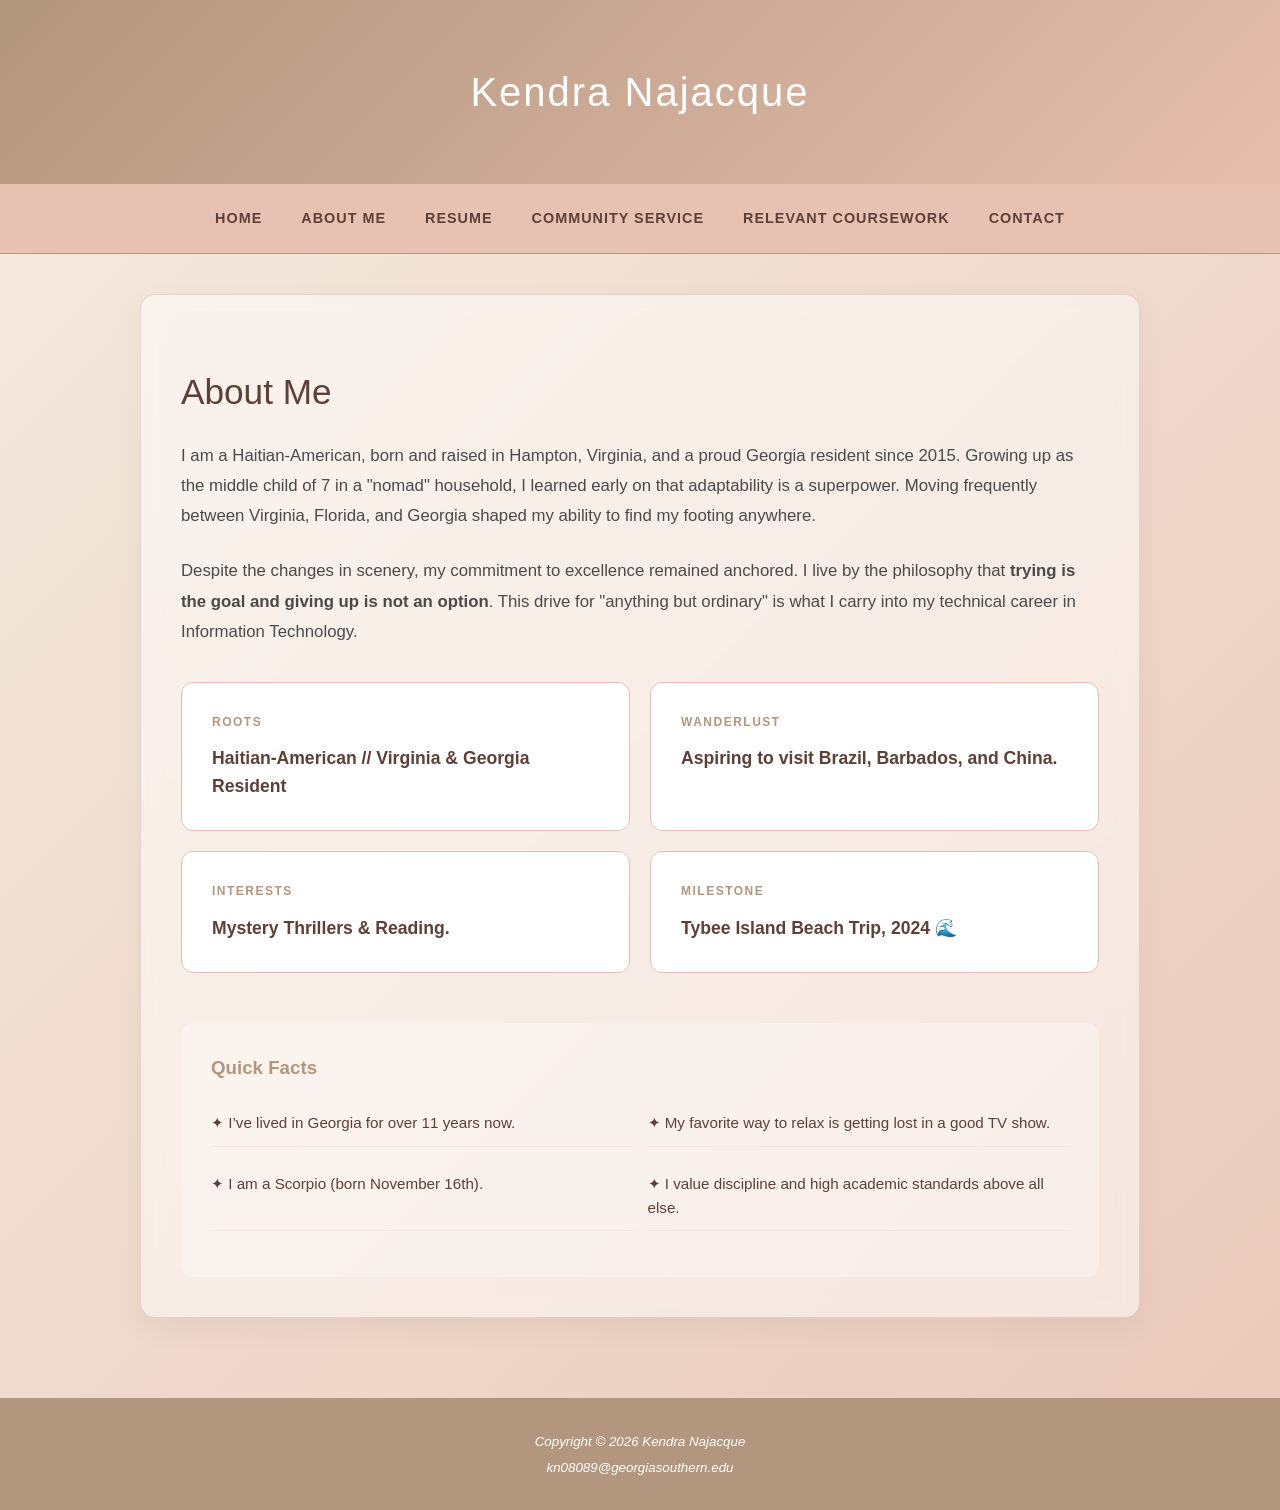
<file: aboutme.html>
<!DOCTYPE html>
<html lang="en">
<head>
    <title>Kendra Najacque | About</title>
    <meta charset="utf-8">
    <link rel="icon" href="favicon.ico" type="x-icon">
    <style>
        * {
            box-sizing: border-box;
        }

        :root {
            --header-grad-start: #b2967d;
            --header-grad-end: #e6beae;
            --text-brown: #5d4037;
            --aura-1: #eee4e1;
            --aura-2: #fdfafb;
        }

        body { 
            font-family: 'Segoe UI', Tahoma, Geneva, Verdana, sans-serif; 
            margin: 0; 
            padding: 0; 
            background: linear-gradient(-45deg, var(--aura-1), var(--aura-2), var(--header-grad-end), #f5ebe0);
            background-size: 400% 400%;
            animation: auraGradient 15s ease infinite;
            color: #4a4a4a; 
            line-height: 1.6;
            min-height: 100vh;
            display: flex;
            flex-direction: column;
        }

        @keyframes auraGradient {
            0% { background-position: 0% 50%; }
            50% { background-position: 100% 50%; }
            100% { background-position: 0% 50%; }
        }

        header {
            background: linear-gradient(135deg, var(--header-grad-start), var(--header-grad-end));  
            color: white; 
            padding: 30px 20px; 
            text-align: center;
            letter-spacing: 2px;
        }

        header h1 {
            font-size: 2.5rem;
            margin: 0;
            font-weight: 300;
        }

        nav {
            background-color: rgba(230, 190, 174, 0.9);
            padding: 12px; 
            display: flex;            
            justify-content: center;   
            gap: 20px;
            backdrop-filter: blur(5px);
            border-bottom: 1px solid var(--header-grad-start);
        }

        nav a { 
            color: var(--text-brown); 
            text-decoration: none; 
            font-weight: 600; 
            font-size: 0.8rem;
            text-transform: uppercase;
            letter-spacing: 1px;
            padding: 5px 12px;
            transition: all 0.3s ease;
        }

        nav a:hover { 
            color: white;
            background-color: var(--header-grad-start);
            border-radius: 20px;
        }

        main {
            max-width: 900px;
            width: 90%;
            margin: 40px auto;
            padding: 50px;
            border-radius: 15px;
            background-color: rgba(255, 255, 255, 0.6);
            backdrop-filter: blur(10px);
            border: 1px solid rgba(178, 150, 125, 0.3);
            box-shadow: 0 10px 30px rgba(0, 0, 0, 0.05);
            flex-grow: 1;
            animation: fadeIn 1s ease-out;
        }

        @keyframes fadeIn {
            from { opacity: 0; transform: translateY(10px); }
            to { opacity: 1; transform: translateY(0); }
        }

        h2 { 
            font-size: 2.2rem; 
            margin-bottom: 20px; 
            color: var(--text-brown); 
            font-weight: 300;
        }

        .bio-p {
            line-height: 1.8;
            font-size: 1.05rem;
            margin-bottom: 25px;
        }

        /* Widened Bento Grid - Force 2 columns */
        .bento-grid {
            display: grid;
            grid-template-columns: 1fr 1fr;
            gap: 20px;
            margin-top: 35px;
        }

        .bento-item {
            background: white;
            padding: 30px;
            border-radius: 12px;
            border: 1px solid var(--header-grad-end);
            transition: all 0.4s cubic-bezier(0.175, 0.885, 0.32, 1.275);
            cursor: default;
        }

        .bento-item:hover {
            transform: translateY(-8px);
            box-shadow: 0 15px 30px rgba(178, 150, 125, 0.15);
            border-color: var(--header-grad-start);
        }

        .bento-item h4 {
            margin: 0 0 12px 0;
            font-size: 0.75rem;
            text-transform: uppercase;
            letter-spacing: 1.5px;
            color: var(--header-grad-start);
        }

        .bento-item p {
            margin: 0;
            font-size: 1.1rem;
            font-weight: 600;
            color: var(--text-brown);
        }

        .facts-container {
            margin-top: 50px;
            padding: 30px;
            background: rgba(255, 255, 255, 0.3);
            border-radius: 12px;
        }

        .fact-list {
            padding: 0;
            list-style: none;
            display: grid;
            grid-template-columns: repeat(auto-fit, minmax(300px, 1fr));
            gap: 15px;
        }

        .fact-list li {
            padding: 10px 0;
            font-size: 0.95rem;
            color: var(--text-brown);
            border-bottom: 1px solid rgba(178, 150, 125, 0.1);
            transition: padding-left 0.3s ease;
        }

        .fact-list li:hover {
            padding-left: 10px;
            color: var(--header-grad-start);
        }

        footer { 
            background-color: var(--header-grad-start); 
            color: white; 
            text-align: center; 
            padding: 20px 20px; 
            margin-top: 40px; 
        }

        footer a { color: white; }

        @media (max-width: 600px) {
            .bento-grid { grid-template-columns: 1fr; }
            main { padding: 30px; }
            h2 { font-size: 1.8rem; }
        }
    </style>
<meta name="viewport" content="width=device-width, initial-scale=1.0">

<link rel="stylesheet" href="aura.css"></head>

<body>

    <header>
        <h1>Kendra Najacque</h1>
    </header>
    
    <nav>
        <a href="index.html">Home</a>
        <a href="aboutme.html">About Me</a>
        <a href="resume.html">Resume</a>
        <a href="communityservice.html">Community Service</a>
        <a href="relevantcoursework.html">Relevant Coursework</a>
        <a href="contact.html">Contact</a>
    </nav>

    <main>
        <h2>About Me</h2>
        
        <p class="bio-p">
            I am a Haitian-American, born and raised in Hampton, Virginia, and a proud Georgia resident since 2015. Growing up as the middle child of 7 in a "nomad" household, I learned early on that adaptability is a superpower. Moving frequently between Virginia, Florida, and Georgia shaped my ability to find my footing anywhere.
        </p>
        
        <p class="bio-p">
            Despite the changes in scenery, my commitment to excellence remained anchored. I live by the philosophy that <b>trying is the goal and giving up is not an option</b>. This drive for "anything but ordinary" is what I carry into my technical career in Information Technology.
        </p>

        <div class="bento-grid">
            <div class="bento-item">
                <h4>Roots</h4>
                <p>Haitian-American // Virginia & Georgia Resident</p>
            </div>
            <div class="bento-item">
                <h4>Wanderlust</h4>
                <p>Aspiring to visit Brazil, Barbados, and China.</p>
            </div>
            <div class="bento-item">
                <h4>Interests</h4>
                <p>Mystery Thrillers & Reading.</p>
            </div>
            <div class="bento-item">
                <h4>Milestone</h4>
                <p>Tybee Island Beach Trip, 2024 🌊</p>
            </div>
        </div>

        <div class="facts-container">
            <h3 style="color: var(--header-grad-start); margin-top: 0;">Quick Facts</h3>
            <ul class="fact-list">
                <li>✦ I’ve lived in Georgia for over 11 years now.</li>
                <li>✦ My favorite way to relax is getting lost in a good TV show.</li>
                <li>✦ I am a Scorpio (born November 16th).</li>
                <li>✦ I value discipline and high academic standards above all else.</li>
            </ul>
        </div>
    </main>
   
    <footer>
        <i> <small> 
            Copyright &copy; 2026 Kendra Najacque <br>
            <a href="mailto:kn08089@georgiasouthern.edu">kn08089@georgiasouthern.edu</a>
        </small> </i>
    </footer>

</body>
</html>
</file>
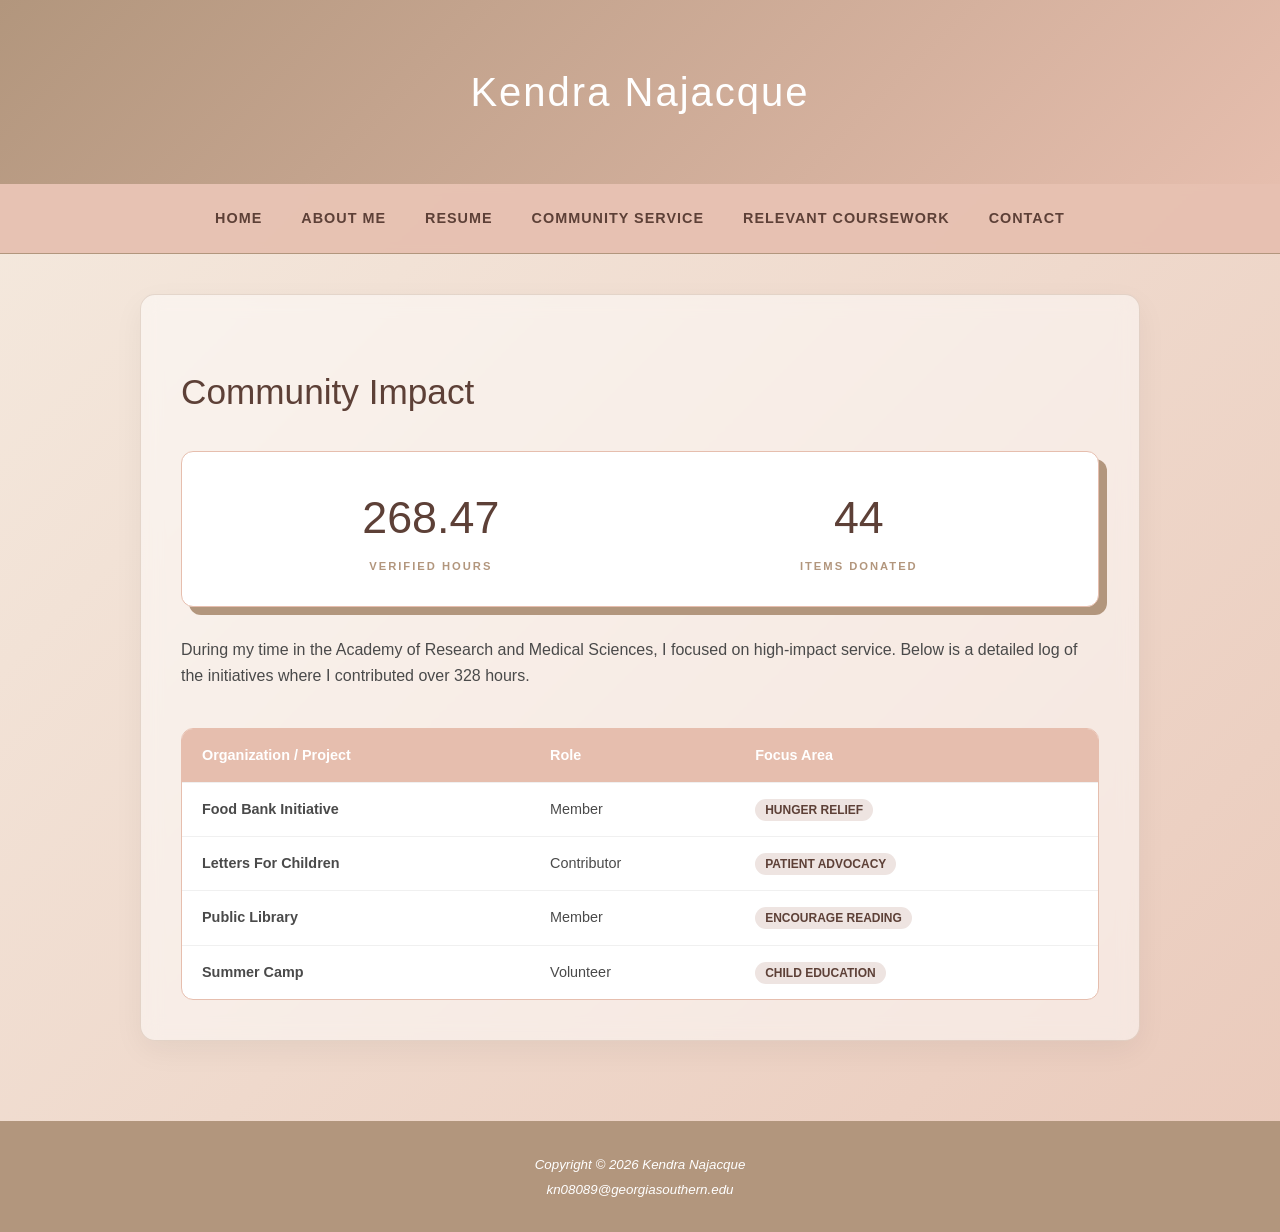
<file: communityservice.html>
<!DOCTYPE html>
<html lang="en">
<head>
    <title>Kendra Najacque | Service</title>
    <meta charset="utf-8">
    <link rel="icon" href="favicon.ico" type="x-icon">
    <style>
        * {
            box-sizing: border-box;
        }

        :root {
            --header-grad-start: #b2967d;
            --header-grad-end: #e6beae;
            --text-brown: #5d4037;
            --cream-bg: #f7ece8;
            --aura-1: #eee4e1;
            --aura-2: #fdfafb;
        }

        body { 
            font-family: 'Segoe UI', Tahoma, Geneva, Verdana, sans-serif; 
            margin: 0; 
            padding: 0; 
            background: linear-gradient(-45deg, var(--aura-1), var(--aura-2), var(--header-grad-end), #f5ebe0);
            background-size: 400% 400%;
            animation: auraGradient 15s ease infinite;
            color: #4a4a4a; 
            line-height: 1.6;
            min-height: 100vh;
            display: flex;
            flex-direction: column;
        }

        @keyframes auraGradient {
            0% { background-position: 0% 50%; }
            50% { background-position: 100% 50%; }
            100% { background-position: 0% 50%; }
        }

        header {
            background: linear-gradient(135deg, var(--header-grad-start), var(--header-grad-end));  
            color: white; 
            padding: 30px 20px; 
            text-align: center;
            letter-spacing: 2px;
        }

        header h1 {
            font-size: 2.5rem;
            margin: 0;
            font-weight: 300;
        }

        nav {
            background-color: rgba(230, 190, 174, 0.9);
            padding: 12px; 
            display: flex;            
            justify-content: center;   
            gap: 20px;
            backdrop-filter: blur(5px);
            border-bottom: 1px solid var(--header-grad-start);
        }

        nav a { 
            color: var(--text-brown); 
            text-decoration: none; 
            font-weight: 600; 
            font-size: 0.8rem;
            text-transform: uppercase;
            letter-spacing: 1px;
            padding: 5px 12px;
            transition: all 0.3s ease;
        }

        nav a:hover { 
            color: white;
            background-color: var(--header-grad-start);
            border-radius: 20px;
        }

        main {
            max-width: 1000px;
            width: 90%;
            margin: 40px auto;
            padding: 50px;
            border-radius: 15px;
            background-color: rgba(255, 255, 255, 0.6);
            backdrop-filter: blur(10px);
            border: 1px solid rgba(178, 150, 125, 0.3);
            box-shadow: 0 10px 30px rgba(0, 0, 0, 0.05);
            flex-grow: 1;
        }

        h2 { font-size: 2.2rem; margin-bottom: 25px; color: var(--text-brown); font-weight: 300;}

        /* Stats Bar */
        .stats-bar {
            display: flex;
            justify-content: space-around;
            background: white;
            border: 1px solid var(--header-grad-end);
            border-radius: 12px;
            padding: 30px;
            margin: 30px 0;
            text-align: center;
            box-shadow: 8px 8px 0px var(--header-grad-start);
        }

        .stat-item h3 {
            margin: 0;
            font-size: 2.8rem;
            color: var(--text-brown);
            font-weight: 300;
        }

        .stat-item p {
            margin: 5px 0 0 0;
            text-transform: uppercase;
            font-size: 0.7rem;
            letter-spacing: 2px;
            font-weight: 800;
            color: var(--header-grad-start);
        }

        /* Dynamic Table Styling */
        .table-container {
            margin-top: 40px;
            overflow-x: auto;
            background: white;
            border-radius: 12px;
            border: 1px solid var(--header-grad-end);
        }

        table {
            width: 100%;
            border-collapse: collapse;
            text-align: left;
            font-size: 0.9rem;
        }

        thead {
            background: var(--header-grad-end);
            color: white;
        }

        th, td {
            padding: 15px 20px;
            border-bottom: 1px solid #f0f0f0;
        }

        tr:last-child td { border-bottom: none; }

        tr:hover { background-color: #fafafa; }

        .tag {
            padding: 4px 10px;
            border-radius: 20px;
            font-size: 0.75rem;
            font-weight: 700;
            background: var(--aura-1);
            color: var(--text-brown);
            text-transform: uppercase;
        }

        footer { 
            background-color: var(--header-grad-start); 
            color: white; 
            text-align: center; 
            padding: 20px 20px; 
            margin-top: 40px; 
        }

        @media (max-width: 768px) {
            .stats-bar { flex-direction: column; gap: 20px; }
            main { padding: 30px; }
        }
    </style>
<meta name="viewport" content="width=device-width, initial-scale=1.0">

<link rel="stylesheet" href="aura.css"></head>

<body>

    <header>
        <h1>Kendra Najacque</h1>
    </header>
    
    <nav>
        <a href="index.html">Home</a>
        <a href="aboutme.html">About Me</a>
        <a href="resume.html">Resume</a>
        <a href="communityservice.html">Community Service</a>
        <a href="relevantcoursework.html">Relevant Coursework</a>
        <a href="contact.html">Contact</a>
    </nav>

    <main>
        <h2>Community Impact</h2>
        
        <div class="stats-bar">
            <div class="stat-item">
                <h3 id="hours-counter">0</h3>
                <p>Verified Hours</p>
            </div>
            <div class="stat-item">
                <h3 id="items-counter">0</h3>
                <p>Items Donated</p>
            </div>
        </div>

        <p style="margin-bottom: 30px;">
            During my time in the Academy of Research and Medical Sciences, I focused on high-impact service. Below is a detailed log of the initiatives where I contributed over 328 hours.
        </p>

        <div class="table-container">
            <table>
                <thead>
                    <tr>
                        <th>Organization / Project</th>
                        <th>Role</th>
                        <th>Focus Area</th>
                    </tr>
                </thead>
                <tbody id="service-data">
                    </tbody>
            </table>
        </div>
    </main>
   
    <footer>
        <i> <small> 
            Copyright &copy; 2026 Kendra Najacque <br>
            <a href="mailto:kn08089@georgiasouthern.edu" style="color:white;">kn08089@georgiasouthern.edu</a>
        </small> </i>
    </footer>

    <script>
        // 1. Data for the JavaScript Table
        const serviceLog = [
            { org: "Food Bank Initiative", role: "Member", focus: "Hunger Relief" },
            { org: "Letters For Children", role: "Contributor", focus: "Patient Advocacy" },
            { org: "Public Library", role: "Member", focus: "Encourage Reading" },
            { org: "Summer Camp", role: "Volunteer", focus: "Child Education" }
        ];

        // 2. Function to Render the Table
        function renderTable() {
            const tableBody = document.getElementById('service-data');
            tableBody.innerHTML = serviceLog.map(item => `
                <tr>
                    <td style="font-weight: 600;">${item.org}</td>
                    <td>${item.role}</td>
                    <td><span class="tag">${item.focus}</span></td>
                </tr>
            `).join('');
        }

        // 3. Original Count-Up Logic
        function countUp(id, endValue, isDecimal) {
            let duration = 2000; 
            let obj = document.getElementById(id);
            let startTime = null;

            function animation(currentTime) {
                if (!startTime) startTime = currentTime;
                let progress = Math.min((currentTime - startTime) / duration, 1);
                let currentNumber = progress * endValue;
                
                obj.innerHTML = isDecimal ? currentNumber.toFixed(2) : Math.floor(currentNumber);
                if (progress < 1) window.requestAnimationFrame(animation);
            }
            window.requestAnimationFrame(animation);
        }

        // Initialize everything on load
        window.onload = function() {
            renderTable();
            countUp("hours-counter", 328.75, true);
            countUp("items-counter", 55, false);
        };
    </script>
</body>
</html>
</file>
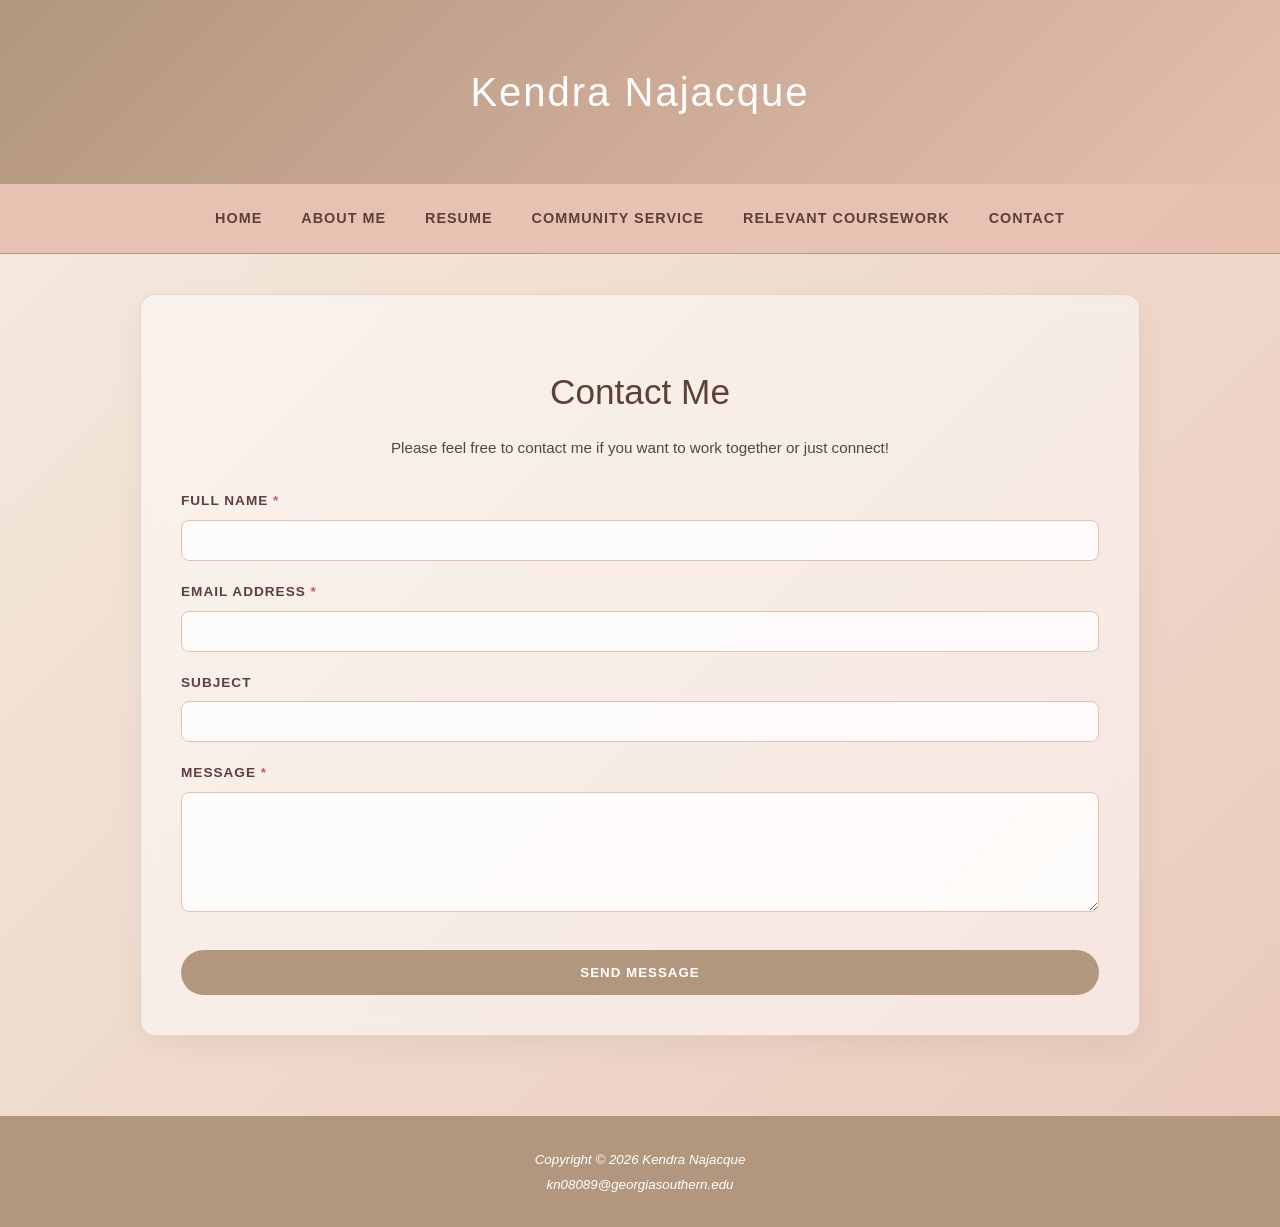
<file: contact.html>
<!DOCTYPE html>
<html lang="en">
<head>
    <title>Kendra Najacque - Contact</title>
    <meta charset="utf-8">
    <meta name="viewport" content="width=device-width, initial-scale=1.0"> 
    <link rel="icon" href="favicon.ico" type="x-icon">
    <style>
        * {
            box-sizing: border-box;
        }

        :root {
            --header-grad-start: #b2967d;
            --header-grad-end: #e6beae;
            --text-brown: #5d4037;
            --aura-1: #eee4e1;
            --aura-2: #fdfafb;
        }

        body { 
            font-family: 'Segoe UI', Tahoma, Geneva, Verdana, sans-serif; 
            margin: 0; 
            padding: 0; 
            background: linear-gradient(-45deg, var(--aura-1), var(--aura-2), var(--header-grad-end), #f5ebe0);
            background-size: 400% 400%;
            animation: auraGradient 15s ease infinite;
            color: #4a4a4a; 
            line-height: 1.6;
            min-height: 100vh;
            display: flex;
            flex-direction: column;
        }

        @keyframes auraGradient {
            0% { background-position: 0% 50%; }
            50% { background-position: 100% 50%; }
            100% { background-position: 0% 50%; }
        }

        header {
            background: linear-gradient(135deg, var(--header-grad-start), var(--header-grad-end));  
            color: white; 
            padding: 30px 20px; 
            text-align: center;
            letter-spacing: 2px;
        }

        header h1 {
            font-size: 2.5rem;
            margin: 0;
            font-weight: 300;
        }

        nav {
            background-color: rgba(230, 190, 174, 0.9);
            padding: 12px; 
            display: flex;            
            justify-content: center;   
            gap: 20px;
            backdrop-filter: blur(5px);
            border-bottom: 1px solid var(--header-grad-start);
        }

        nav a { 
            color: var(--text-brown); 
            text-decoration: none; 
            font-weight: 600; 
            font-size: 0.8rem;
            text-transform: uppercase;
            letter-spacing: 1px;
            padding: 5px 12px;
            transition: all 0.3s ease;
        }

        nav a:hover { 
            color: white;
            background-color: var(--header-grad-start);
            border-radius: 20px;
        }

        main {
            max-width: 700px;
            width: 90%;
            margin: 40px auto;
            padding: 50px;
            border-radius: 15px;
            background-color: rgba(255, 255, 255, 0.6);
            backdrop-filter: blur(10px);
            border: 1px solid rgba(178, 150, 125, 0.3);
            box-shadow: 0 10px 30px rgba(0, 0, 0, 0.05);
            flex-grow: 1;
        }

        h2 { 
            font-size: 2.2rem; 
            margin-bottom: 10px; 
            color: var(--text-brown); 
            font-weight: 300;
            text-align: center;
        }

        .centered-text {
            text-align: center;
            margin-bottom: 30px;
            font-size: 0.95rem;
        }

        .form-group {
            margin-bottom: 20px;
        }

        label {
            display: block;
            margin-bottom: 8px;
            font-weight: 600;
            font-size: 0.85rem;
            color: var(--text-brown);
            text-transform: uppercase;
            letter-spacing: 1px;
        }

        input, textarea {
            width: 100%;
            padding: 12px 15px;
            border-radius: 8px;
            border: 1px solid var(--header-grad-end);
            background: rgba(255, 255, 255, 0.8);
            font-family: inherit;
            transition: border-color 0.3s ease;
        }

        input:focus, textarea:focus {
            outline: none;
            border-color: var(--header-grad-start);
            background: #fff;
        }

        textarea {
            height: 120px;
            resize: vertical;
        }

        button[type="submit"] {
            width: 100%;
            background-color: var(--header-grad-start);
            color: white;
            border: none;
            padding: 15px;
            border-radius: 50px;
            font-weight: 600;
            text-transform: uppercase;
            letter-spacing: 1px;
            cursor: pointer;
            transition: all 0.3s ease;
            margin-top: 10px;
        }

        button[type="submit"]:hover {
            background-color: var(--text-brown);
            transform: translateY(-2px);
            box-shadow: 0 5px 15px rgba(0,0,0,0.1);
        }

        .required { color: #d9534f; }

        /* Modal Styles */
        .modal-overlay {
            display: none;
            position: fixed;
            z-index: 9999;
            left: 0; top: 0;
            width: 100%; height: 100%;
            background-color: rgba(0, 0, 0, 0.4);
            backdrop-filter: blur(4px);
        }

        .modal-box {
            background-color: #fff;
            margin: 15% auto;
            padding: 40px;
            border-radius: 15px;
            width: 90%;
            max-width: 400px;
            text-align: center;
            box-shadow: 0 10px 25px rgba(0,0,0,0.1);
        }

        #closeModal {
            background-color: var(--header-grad-start);
            color: white;
            border: none;
            padding: 10px 25px;
            border-radius: 20px;
            cursor: pointer;
            margin-top: 20px;
            font-weight: 600;
        }

        footer { 
            background-color: var(--header-grad-start); 
            color: white; 
            text-align: center; 
            padding: 20px 20px; 
            margin-top: 40px; 
        }

        footer a { 
            color: white; 
            text-decoration: none; 
        }

        footer a:hover {
            text-decoration: underline;
        }

        @media (max-width: 600px) {
            main { padding: 30px; }
            header h1 { font-size: 2rem; }
        }
    </style>
<meta name="viewport" content="width=device-width, initial-scale=1.0">

<link rel="stylesheet" href="aura.css"></head>

<body>
    <header>
        <h1>Kendra Najacque</h1>
    </header>

    <nav>
        <a href="index.html">Home</a>
        <a href="aboutme.html">About Me</a>
        <a href="resume.html">Resume</a>
        <a href="communityservice.html">Community Service</a>
        <a href="relevantcoursework.html">Relevant Coursework</a>
        <a href="contact.html">Contact</a>
    </nav>

    <main> 
        <h2>Contact Me</h2>
        <p class="centered-text">Please feel free to contact me if you want to work together or just connect!</p>

        <form id="contactForm">
            <div class="form-group">
                <label for="name">Full Name <span class="required">*</span></label>
                <input type="text" id="name" name="name" required>
            </div>

            <div class="form-group">
                <label for="email">Email Address <span class="required">*</span></label>
                <input type="email" id="email" name="email" required>
            </div>

            <div class="form-group">
                <label for="subject">Subject</label>
                <input type="text" id="subject" name="subject">
            </div>

            <div class="form-group">
                <label for="message">Message <span class="required">*</span></label>
                <textarea id="message" name="message" required></textarea>
            </div>

            <button type="submit">Send Message</button>
        </form>
    </main>

    <div id="successModal" class="modal-overlay">
        <div class="modal-box">
            <h3 style="color: var(--text-brown);">Message Sent!</h3>
            <p>Thank you. I will get back to you as soon as possible.</p>
            <button id="closeModal">Close</button>
        </div>
    </div>

    <footer>
        <i> <small> 
            Copyright &copy; 2026 Kendra Najacque <br>
            <a href="mailto:kn08089@georgiasouthern.edu">kn08089@georgiasouthern.edu</a>
        </small> </i>
    </footer>

    <script>
        const contactForm = document.getElementById('contactForm');
        const successModal = document.getElementById('successModal');
        const closeModal = document.getElementById('closeModal');

        contactForm.addEventListener('submit', function(event) {
            event.preventDefault();
            successModal.style.display = 'block';
        });

        closeModal.addEventListener('click', function() {
            successModal.style.display = 'none';
            contactForm.reset();
        });

        window.onclick = function(event) {
            if (event.target == successModal) {
                successModal.style.display = 'none';
                contactForm.reset();
            }
        }
    </script>
</body>
</html>
</file>
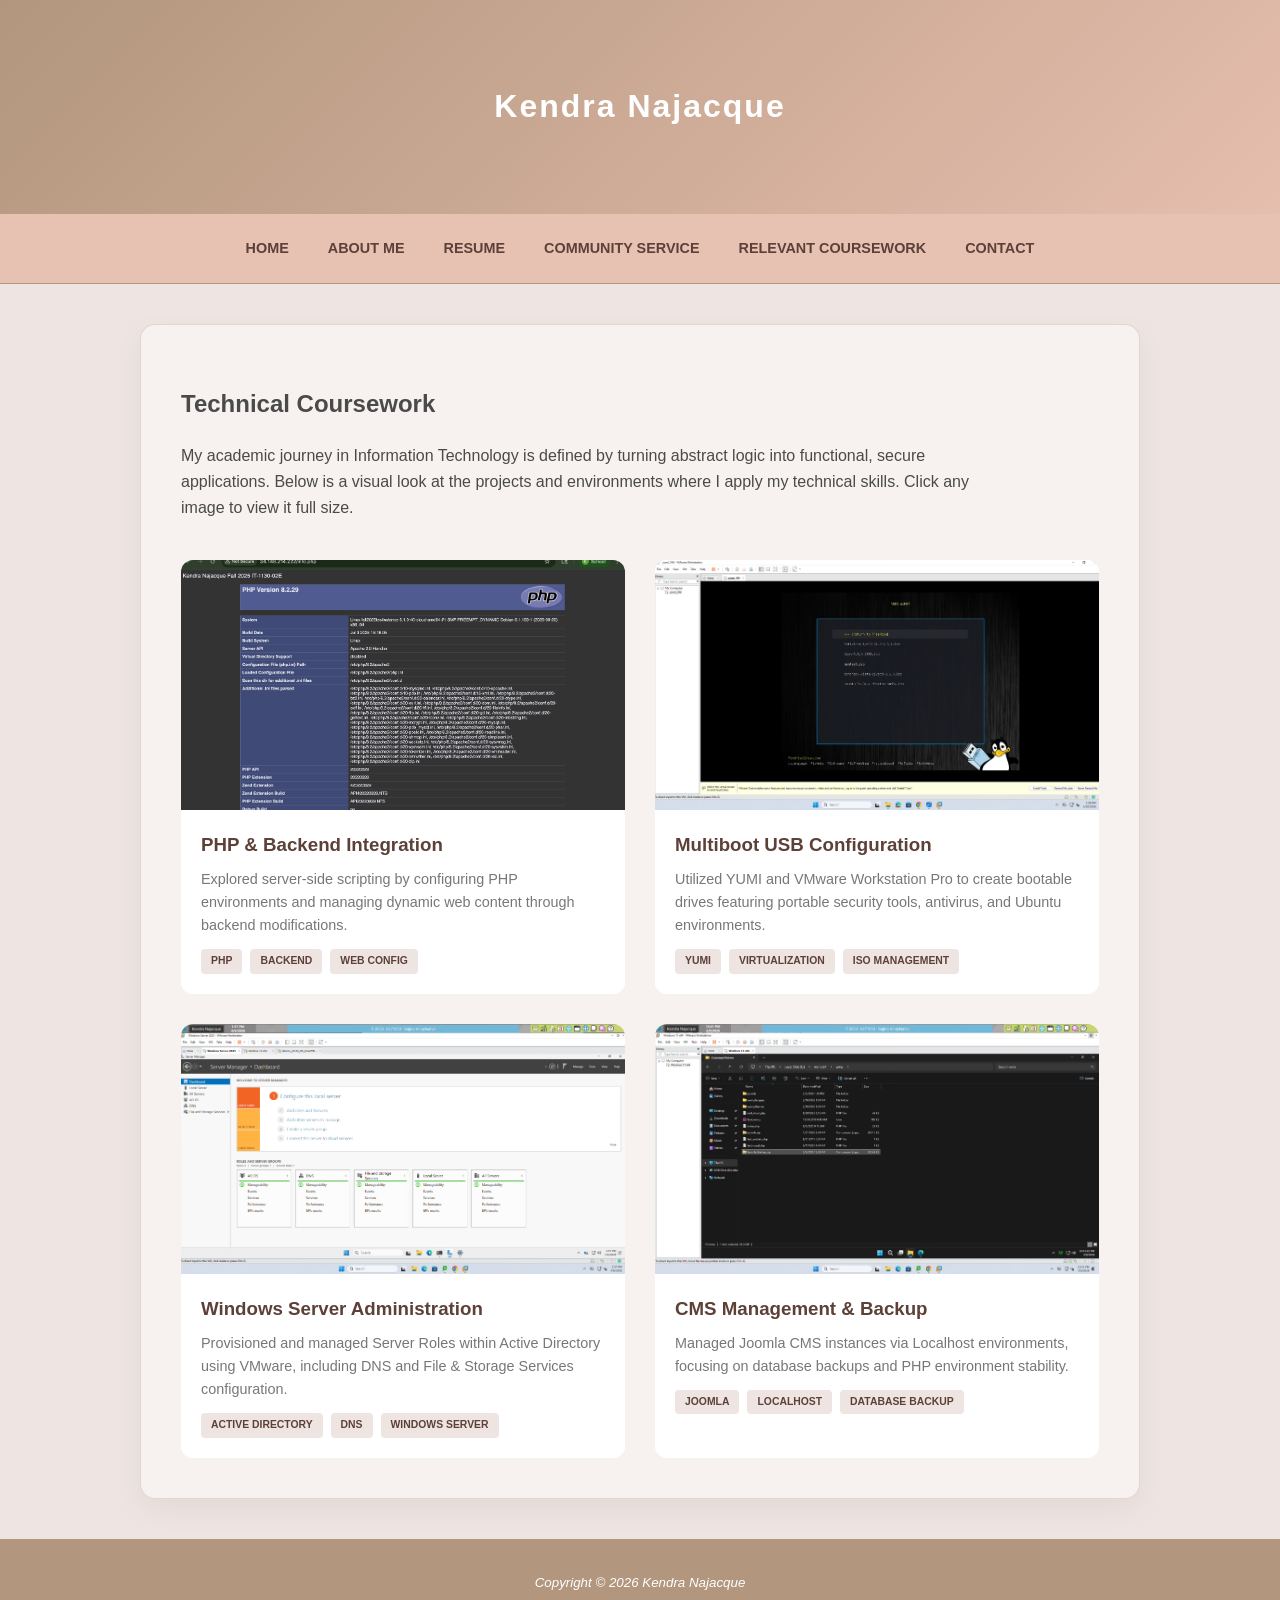
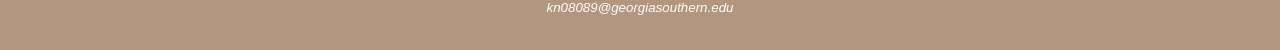
<file: relevantcoursework.html>
<!DOCTYPE html>
<html lang="en">
<head>
    <title>Kendra Najacque | Coursework</title>
    <meta charset="utf-8">
    <meta name="viewport" content="width=device-width, initial-scale=1.0">
    <link rel="icon" href="favicon.ico" type="x-icon">
    <link rel="stylesheet" href="aura.css">
    <style>
        .portfolio-gallery {
            display: grid;
            grid-template-columns: 1fr 1fr; 
            gap: 30px;
            margin-top: 40px;
        }

        .gallery-item {
            background: white;
            border-radius: 12px;
            border: 1px solid var(--header-grad-end);
            overflow: hidden;
            transition: all 0.5s cubic-bezier(0.4, 0, 0.2, 1);
            opacity: 0;
            transform: translateY(20px);
        }

        .gallery-item.reveal {
            opacity: 1;
            transform: translateY(0);
        }

        .gallery-item:hover {
            transform: scale(1.03);
            box-shadow: 0 20px 40px rgba(178, 150, 125, 0.2);
            border-color: var(--header-grad-start);
        }

        /* Styles for the clickable image link */
        .img-link {
            display: block;
            cursor: zoom-in;
            overflow: hidden;
        }

        .gallery-item img {
            width: 100%;
            height: 250px;
            object-fit: cover;
            display: block;
        }

        .gallery-caption {
            padding: 20px;
            background: white;
        }

        .tag-row {
            display: flex;
            gap: 8px;
            margin-top: 12px;
        }

        .tag {
            font-size: 0.65rem;
            font-weight: 700;
            text-transform: uppercase;
            background: #eee4e1;
            padding: 4px 10px;
            border-radius: 4px;
            color: #5d4037;
        }

        @media (max-width: 768px) {
            .portfolio-gallery {
                grid-template-columns: 1fr;
            }
            main { padding: 30px; }
        }
    </style>
</head>

<body>
    <header>
        <h1>Kendra Najacque</h1>
    </header>
    
    <nav>
        <a href="index.html">Home</a>
        <a href="aboutme.html">About Me</a>
        <a href="resume.html">Resume</a>
        <a href="communityservice.html">Community Service</a>
        <a href="relevantcoursework.html">Relevant Coursework</a>
        <a href="contact.html">Contact</a>
    </nav>

    <main>
        <h2>Technical Coursework</h2>
        <p style="max-width: 800px; margin-bottom: 20px;">
            My academic journey in Information Technology is defined by turning abstract logic into functional, secure applications. Below is a visual look at the projects and environments where I apply my technical skills. Click any image to view it full size.
        </p>

        <div id="gallery" class="portfolio-gallery"></div>
    </main>
   
    <footer>
        <i> <small> 
            Copyright &copy; 2026 Kendra Najacque <br>
            <a href="mailto:kn08089@georgiasouthern.edu" style="color:white; text-decoration:none;">kn08089@georgiasouthern.edu</a>
        </small> </i>
    </footer>

    <script>
        const projects = [
            {
                title: "PHP & Backend Integration",
                description: "Explored server-side scripting by configuring PHP environments and managing dynamic web content through backend modifications.",
                img: "phplab.png",
                tags: ["PHP", "Backend", "Web Config"]
            },
            {
                title: "Multiboot USB Configuration",
                description: "Utilized YUMI and VMware Workstation Pro to create bootable drives featuring portable security tools, antivirus, and Ubuntu environments.",
                img: "yumi.png",
                tags: ["YUMI", "Virtualization", "ISO Management"]
            },
            {
                title: "Windows Server Administration",
                description: "Provisioned and managed Server Roles within Active Directory using VMware, including DNS and File & Storage Services configuration.",
                img: "server.png", 
                tags: ["Active Directory", "DNS", "Windows Server"]
            },
            {
                title: "CMS Management & Backup",
                description: "Managed Joomla CMS instances via Localhost environments, focusing on database backups and PHP environment stability.",
                img: "joomla.png", 
                tags: ["Joomla", "Localhost", "Database Backup"]
            }
        ];

        function renderGallery() {
            const gallery = document.getElementById('gallery');
            // Updated template to wrap the <img> in an <a> tag
            gallery.innerHTML = projects.map((item, index) => `
                <div class="gallery-item" style="transition-delay: ${index * 0.1}s">
                    <a href="${item.img}" target="_blank" class="img-link" title="Click to view full image">
                        <img src="${item.img}" alt="${item.title}">
                    </a>
                    <div class="gallery-caption">
                        <h3 style="color: #5d4037; margin: 0 0 8px 0;">${item.title}</h3>
                        <p style="margin: 0; font-size: 0.9rem; color: #777;">${item.description}</p>
                        <div class="tag-row">
                            ${item.tags.map(tag => `<span class="tag">${tag}</span>`).join('')}
                        </div>
                    </div>
                </div>
            `).join('');

            setTimeout(() => {
                const items = document.querySelectorAll('.gallery-item');
                items.forEach(item => item.classList.add('reveal'));
            }, 100);
        }

        window.onload = renderGallery;
    </script>
</body>
</html>
</file>
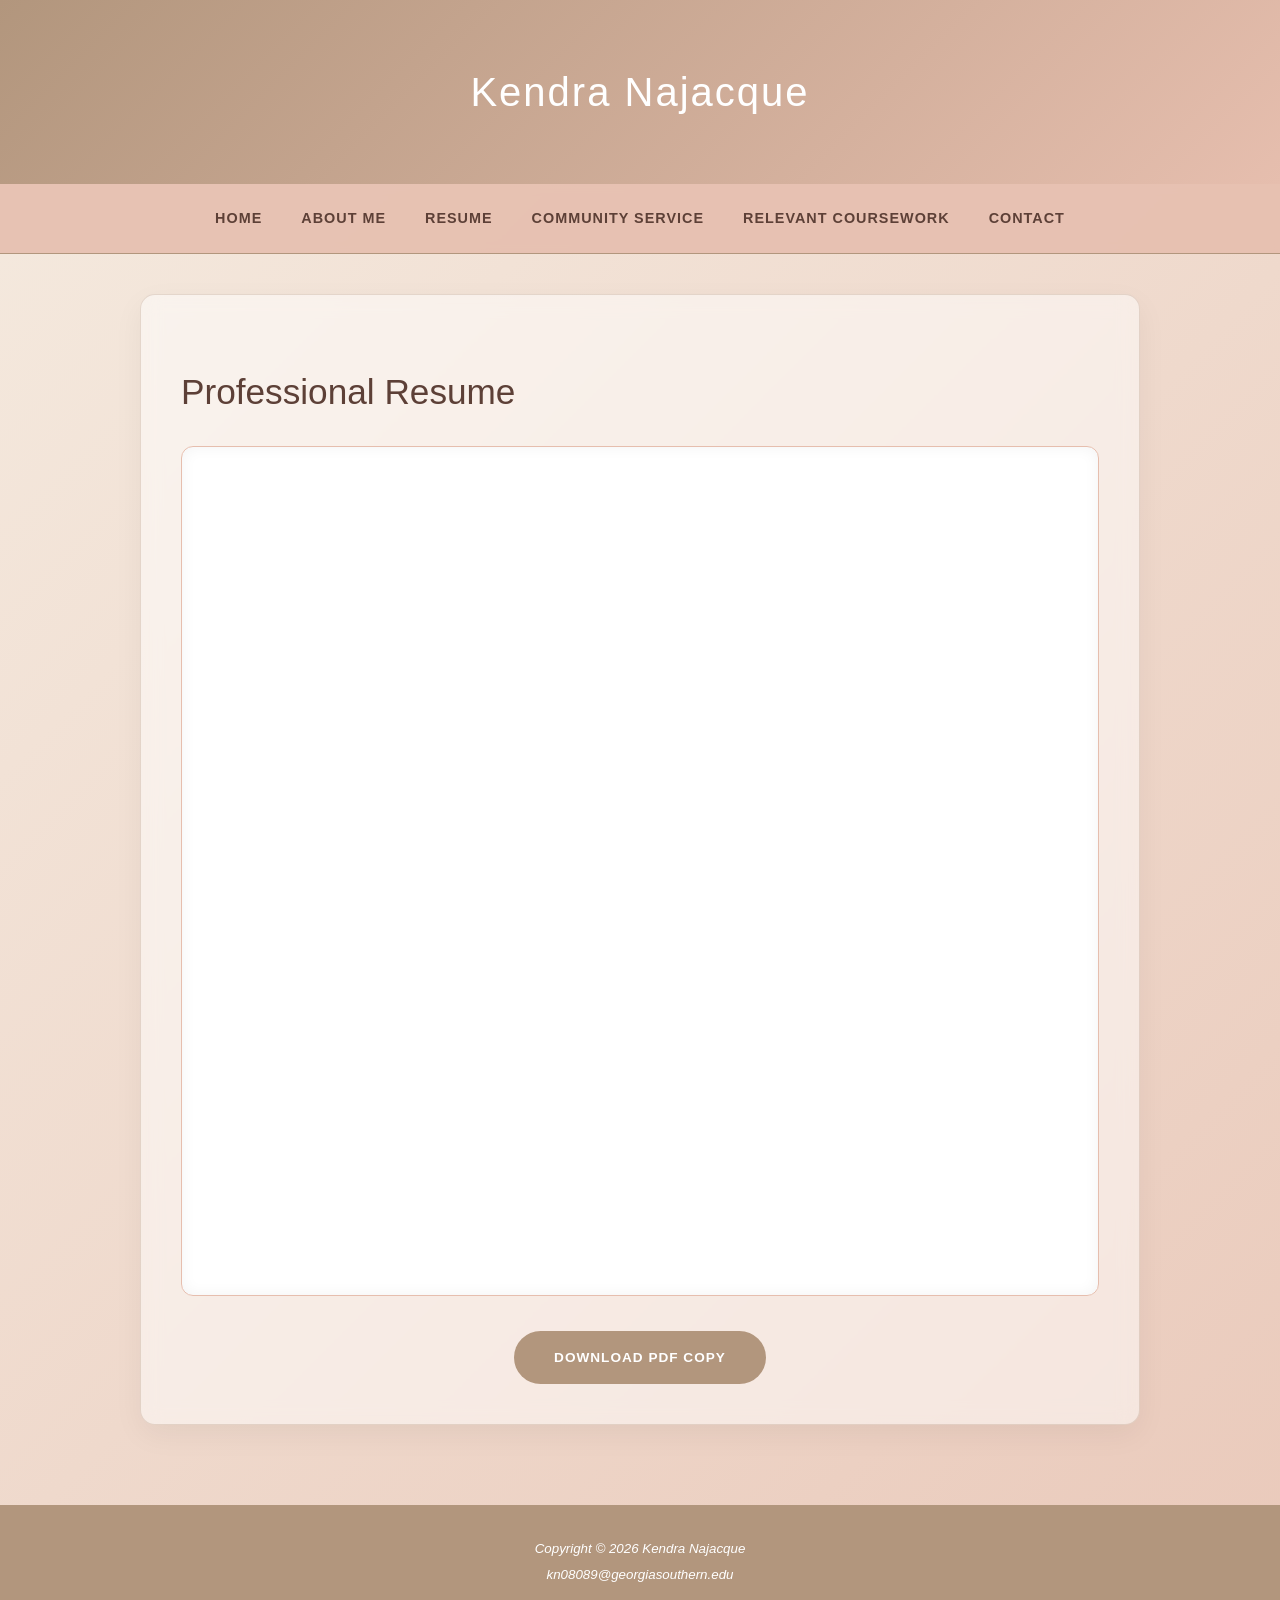
<file: resume.html>
<!DOCTYPE html>
<html lang="en">
<head>
    <title>Kendra Najacque | Resume</title>
    <meta charset="utf-8">
    <link rel="icon" href="favicon.ico" type="x-icon">
    <style>
        * {
            box-sizing: border-box;
        }

        :root {
            --header-grad-start: #b2967d;
            --header-grad-end: #e6beae;
            --text-brown: #5d4037;
            --aura-1: #eee4e1;
            --aura-2: #fdfafb;
        }

        body { 
            font-family: 'Segoe UI', Tahoma, Geneva, Verdana, sans-serif; 
            margin: 0; 
            padding: 0; 
            background: linear-gradient(-45deg, var(--aura-1), var(--aura-2), var(--header-grad-end), #f5ebe0);
            background-size: 400% 400%;
            animation: auraGradient 15s ease infinite;
            color: #4a4a4a; 
            line-height: 1.6;
            min-height: 100vh;
            display: flex;
            flex-direction: column;
        }

        @keyframes auraGradient {
            0% { background-position: 0% 50%; }
            50% { background-position: 100% 50%; }
            100% { background-position: 0% 50%; }
        }

        header {
            background: linear-gradient(135deg, var(--header-grad-start), var(--header-grad-end));  
            color: white; 
            padding: 30px 20px; 
            text-align: center;
            letter-spacing: 2px;
        }

        header h1 {
            font-size: 2.5rem;
            margin: 0;
            font-weight: 300;
        }

        nav {
            background-color: rgba(230, 190, 174, 0.9);
            padding: 12px; 
            display: flex;            
            justify-content: center;   
            gap: 20px;
            backdrop-filter: blur(5px);
            border-bottom: 1px solid var(--header-grad-start);
        }

        nav a { 
            color: var(--text-brown); 
            text-decoration: none; 
            font-weight: 600; 
            font-size: 0.8rem;
            text-transform: uppercase;
            letter-spacing: 1px;
            padding: 5px 12px;
            transition: all 0.3s ease;
        }

        nav a:hover { 
            color: white;
            background-color: var(--header-grad-start);
            border-radius: 20px;
        }

        main {
            max-width: 1000px;
            width: 90%;
            margin: 40px auto;
            padding: 50px;
            border-radius: 15px;
            background-color: rgba(255, 255, 255, 0.6);
            backdrop-filter: blur(10px);
            border: 1px solid rgba(178, 150, 125, 0.3);
            box-shadow: 0 10px 30px rgba(0, 0, 0, 0.05);
            flex-grow: 1;
            animation: fadeIn 1s ease-out;
        }

        @keyframes fadeIn {
            from { opacity: 0; transform: translateY(10px); }
            to { opacity: 1; transform: translateY(0); }
        }

        h2 { 
            font-size: 2.2rem; 
            margin-bottom: 25px; 
            color: var(--text-brown); 
            font-weight: 300;
        }

        .resume-viewer {
            width: 100%;
            height: 850px;
            background: white;
            border-radius: 12px;
            overflow: hidden;
            border: 1px solid var(--header-grad-end);
            box-shadow: inset 0 0 15px rgba(0,0,0,0.05);
            margin-bottom: 35px;
        }

        .download-btn {
            display: inline-block;
            background-color: var(--header-grad-start);
            color: white;
            padding: 16px 40px;
            text-decoration: none;
            border-radius: 50px;
            font-weight: 600;
            text-transform: uppercase;
            letter-spacing: 1px;
            font-size: 0.85rem;
            transition: all 0.3s ease;
        }

        .download-btn:hover {
            background-color: var(--text-brown);
            transform: scale(1.05);
            box-shadow: 0 10px 20px rgba(0,0,0,0.1);
        }

        footer { 
            background-color: var(--header-grad-start); 
            color: white; 
            text-align: center; 
            padding: 20px 20px; 
            margin-top: 40px; 
        }

        footer a { color: white; }

        @media (max-width: 768px) {
            header h1 { font-size: 2rem; }
            .resume-viewer { height: 500px; }
            main { padding: 30px; margin: 15px auto; width: 95%; }
        }
    </style>
<meta name="viewport" content="width=device-width, initial-scale=1.0">

<link rel="stylesheet" href="aura.css">
</head>

<body>

    <header>
        <h1>Kendra Najacque</h1>
    </header>
    
    <nav>
        <a href="index.html">Home</a>
        <a href="aboutme.html">About Me</a>
        <a href="resume.html">Resume</a>
        <a href="communityservice.html">Community Service</a>
        <a href="relevantcoursework.html">Relevant Coursework</a>
        <a href="contact.html">Contact</a>
    </nav>

    <main>
        <h2>Professional Resume</h2>
        
        <div class="resume-viewer">
            <iframe
                src="correctresume.pdf"
                width="100%"
                height="100%"
                style="border: none;">
            </iframe>
        </div>

        <div style="text-align: center;">
            <a href="correctresume.pdf" download class="download-btn">Download PDF Copy</a>
        </div>
    </main>
   
    <footer>
        <i> <small> 
            Copyright &copy; 2026 Kendra Najacque <br>
            <a href="mailto:kn08089@georgiasouthern.edu">kn08089@georgiasouthern.edu</a>
        </small> </i>
    </footer>

</body>
</html>
</file>
<file: aura.css>
/* --- 1. CORE STYLES (Keep exactly as they are) --- */
* {
    box-sizing: border-box;
}

body { 
    font-family: 'Segoe UI', Tahoma, Geneva, Verdana, sans-serif; 
    margin: 0; 
    padding: 0; 
    background-color: #eee4e1; 
    color: #4a4a4a; 
    line-height: 1.6;
}

header {
    background: linear-gradient(135deg, #b2967d, #e6beae);  
    color: white; 
    padding: 60px 20px; 
    text-align: center;
    letter-spacing: 2px;
}

/* --- 2. THE COLLAPSING NAVIGATION --- */
nav {
    background-color: rgba(230, 190, 174, 0.9);
    padding: 15px; 
    display: flex;            
    justify-content: center;   
    flex-wrap: wrap; /* This allows items to drop to the next line */         
    gap: 15px;
    backdrop-filter: blur(5px);
    border-bottom: 1px solid #b2967d;
}

nav a { 
    color: #5d4037; 
    text-decoration: none; 
    font-weight: 600; 
    font-size: 0.9rem;
    text-transform: uppercase;
    padding: 8px 12px;
    transition: all 0.3s ease;
}

/* --- 3. THE COLLAPSING MAIN CONTAINER --- */
main {
    width: 90%; /* Standard behavior: take up 90% of screen */
    max-width: 1000px;
    margin: 40px auto;
    padding: 40px;
    border-radius: 15px;
    background-color: rgba(255, 255, 255, 0.5);
    backdrop-filter: blur(10px);
    border: 1px solid rgba(178, 150, 125, 0.3);
    box-shadow: 0 10px 30px rgba(0, 0, 0, 0.05);
    position: relative; /* For the floating profile pic */
}

/* --- 4. THE SIDE-BY-SIDE TO UP-AND-DOWN COLLAPSE --- */

/* Grid Collapse (Service Cards, Lab Grids) */
.services-container, .lab-grid, .service-grid {
    display: grid;             
    grid-template-columns: repeat(auto-fit, minmax(280px, 1fr)); /* Automatically stacks when space is tight */
    gap: 25px;
    margin-top: 30px;
}

/* Video Card Collapse (Removing the float for mobile) */
.mini-video-card {
    background-color: #f7ece8;
    padding: 15px;
    border: 1px solid #e6beae;
    border-radius: 12px;
    width: 250px;
    float: right; /* Side-by-side on desktop */
    margin: 0 0 20px 20px;
    text-align: center;
}

/* Table Responsiveness (Adds a scrollbar so it doesn't break the page) */
.table-wrapper {
    overflow-x: auto;
}

table {
    width: 100%;
    border-collapse: collapse;
}

/* --- 5. THE "STACKING" RULES (Media Queries) --- */

@media screen and (max-width: 768px) {
    /* Stop floating the video card so it stacks up-and-down */
    .mini-video-card {
        float: none;
        width: 100%;
        margin: 20px 0;
    }

    /* Shrink the header text for mobile */
    h1 { font-size: 2rem !important; }
    
    /* Make main content fill more of the small screen */
    main {
        width: 95%;
        padding: 25px 15px;
        margin-top: 80px;
    }

    /* Stack the profile pic animation correctly */
    .profile-pic {
        width: 110px !important;
        height: 110px !important;
        top: -55px !important;
    }
}

/* Fix for profile pic positioning */
.profile-pic {
    width: 130px;
    height: 130px;
    border-radius: 50%;
    object-fit: cover;
    display: block;
    box-shadow: 0 4px 12px rgba(0,0,0,0.15);
    border: 5px solid white;
    position: absolute;
    top: -65px; 
    left: 50%;
    transform: translateX(-50%);
    animation: float 4s ease-in-out infinite;
}

@keyframes float {
    0% { transform: translate(-50%, 0); }
    50% { transform: translate(-50%, -8px); }
    100% { transform: translate(-50%, 0); }
}

footer { 
    background-color: #b2967d; 
    color: white; 
    text-align: center; 
    padding: 30px; 
    margin-top: 40px; 
}

footer a { color: white; text-decoration: none; }
</file>
